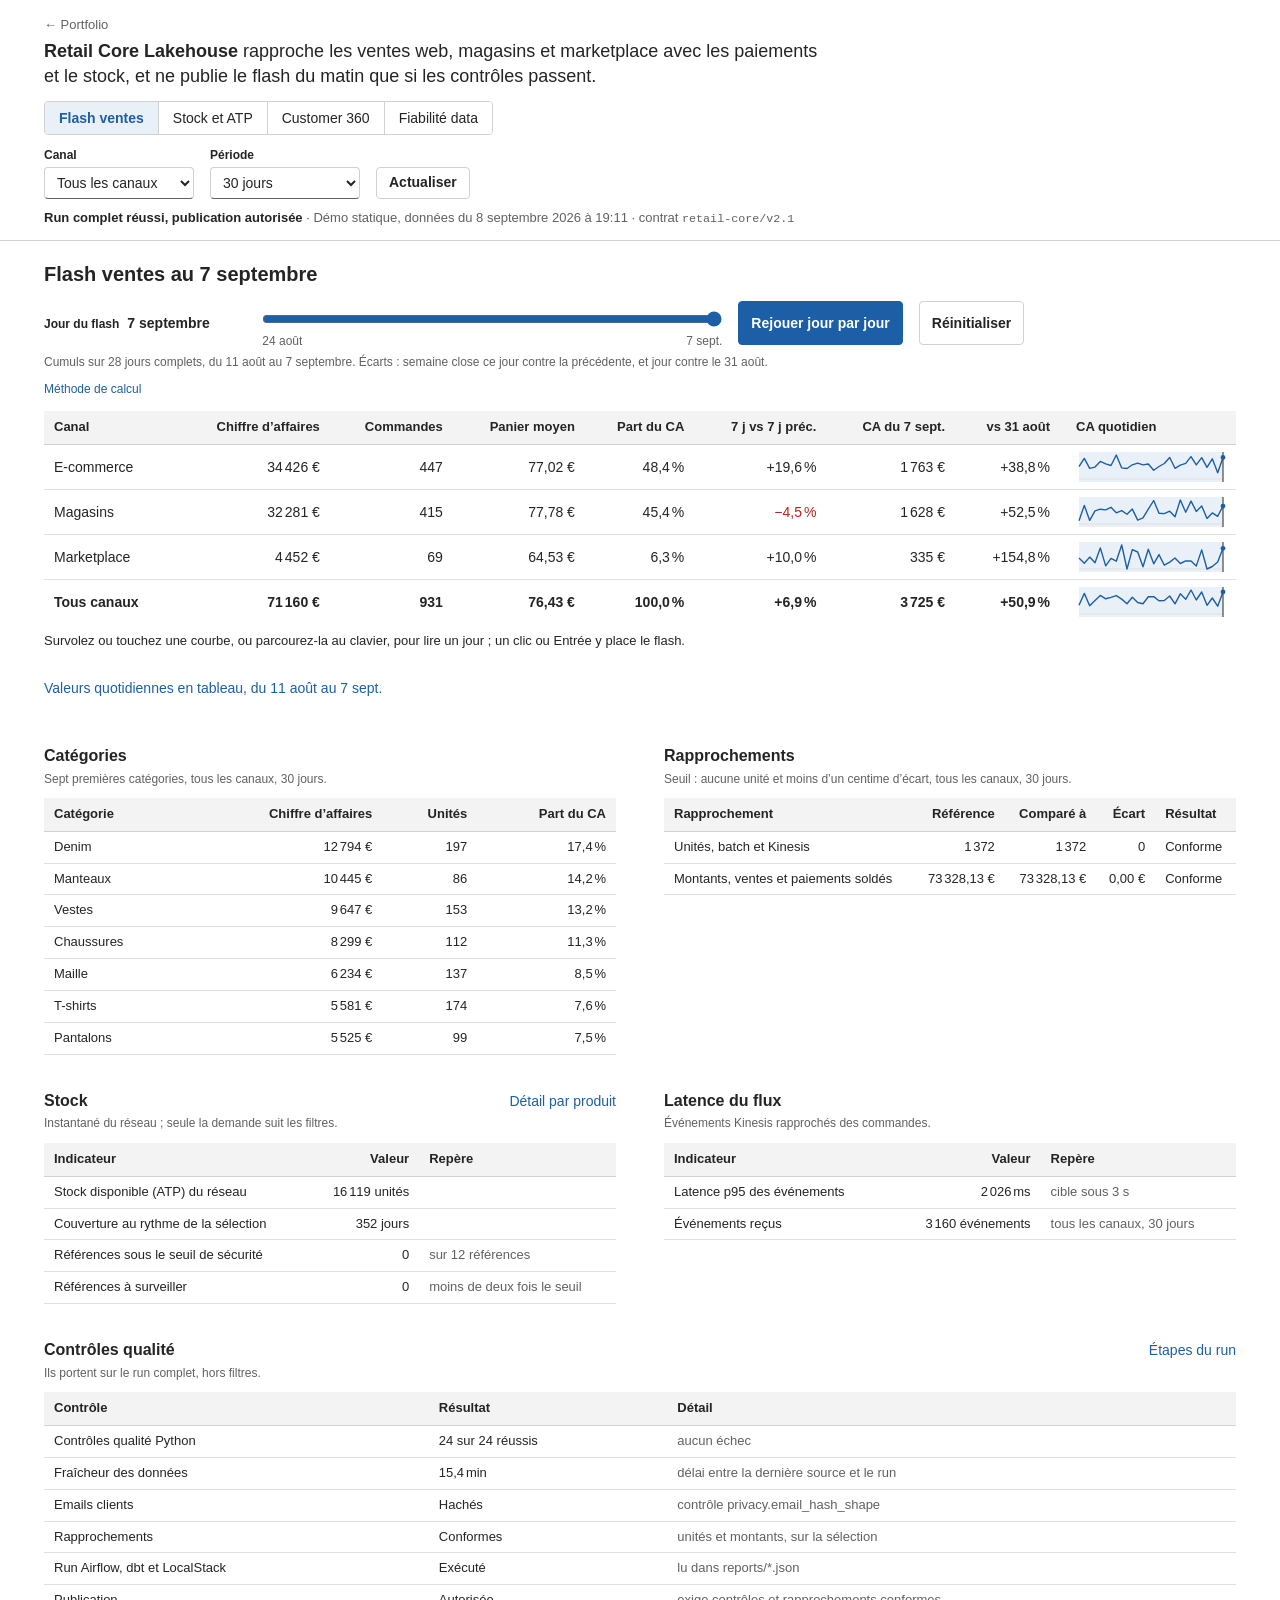
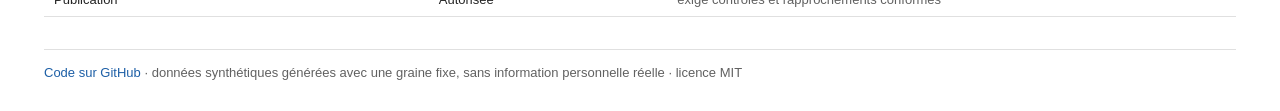
<file: index.html>
<!doctype html>
<html lang="fr">
  <head>
    <meta charset="utf-8" />
    <meta name="viewport" content="width=device-width, initial-scale=1" />
    <meta name="description" content="Retail Core Lakehouse : flash ventes par canal, stock et contrôles de publication, calculés sur des données retail synthétiques." />
    <title>Retail Core, démo statique</title>
    <link rel="stylesheet" href="./styles.css?v=89c54dd467b3" />
  </head>
  <body>
    <header class="masthead">
      <div class="container">
        <a class="back" href="https://ikel0.github.io/">← Portfolio</a>
        <h1>Retail Core Lakehouse <span class="h1-rest">rapproche les ventes web, magasins et marketplace avec les paiements et le stock, et ne publie le flash du matin que si les contrôles passent.</span></h1>

        <nav class="tabs" aria-label="Vues du tableau de bord">
          <button type="button" class="nav-item active" data-view="overview" aria-current="page">Flash ventes</button>
          <button type="button" class="nav-item" data-view="inventory">Stock et ATP</button>
          <button type="button" class="nav-item" data-view="customers">Customer 360</button>
          <button type="button" class="nav-item" data-view="reliability">Fiabilité data</button>
        </nav>

        <div class="toolbar">
          <label class="select-wrap">Canal <select id="channel-filter"><option value="all">Tous les canaux</option><option value="web">E-commerce</option><option value="store">Magasins</option><option value="marketplace">Marketplace</option></select></label>
          <label class="select-wrap">Période <select id="period-filter"><option value="7">7 jours</option><option value="14">14 jours</option><option value="30" selected>30 jours</option></select></label>
          <p class="scope-mode" id="scope-mode" hidden>Cette vue porte sur le dernier run complet, sans filtre.</p>
          <button type="button" class="button" id="refresh-data">Actualiser</button>
        </div>
        <p class="run-line"><span class="run-status" id="run-status">Lecture de l’état du run…</span><span class="sep" aria-hidden="true"> · </span><span id="run-mode">démo statique</span>, données du <span id="last-run">…</span><span class="sep" aria-hidden="true"> · </span>contrat <span class="mono" id="contract-version">…</span></p>
      </div>
    </header>

    <main id="view-root" class="container view-root"></main>

    <footer class="container colophon">
      <p><a href="https://github.com/Ikel0/retail-core-lakehouse">Code sur GitHub</a><span class="sep" aria-hidden="true"> · </span>données synthétiques générées avec une graine fixe, sans information personnelle réelle<span class="sep" aria-hidden="true"> · </span>licence MIT</p>
    </footer>

    <div class="toast" id="toast" role="status"></div>
    <script src="./flash.js?v=89c54dd467b3" defer></script>
    <script src="./static-data.js?v=89c54dd467b3" defer></script>
    <script src="./app.js?v=89c54dd467b3" defer></script>
  </body>
</html>
</file>
<file: styles.css>
/* Conventions d'un rapport Power BI / Fluent 2 : pile système Segoe UI, contrôles à rayon 4 px,
   en-têtes de tableau gras sur fond gris clair. Bleu pour l'action principale, rouge pour le négatif. */
:root {
  color-scheme: light;
  --bg: #ffffff;
  --ink: #242424;
  --muted: #616161;
  --rule: #e0e0e0;
  --rule-strong: #8a8a8a;
  --stroke: #d1d1d1;
  --stripe: #f5f5f5;
  --header-bg: #f3f3f3;
  --accent: #1d5fa6;
  --accent-hover: #174d87;
  --accent-soft: #e9f0f8;
  --neg: #b42318;
  --sans: "Segoe UI", -apple-system, BlinkMacSystemFont, "Helvetica Neue", Arial, sans-serif;
  --mono: ui-monospace, SFMono-Regular, Menlo, Consolas, monospace;
}

* { box-sizing: border-box; }
html { min-width: 320px; background: var(--bg); }
body { margin: 0; background: var(--bg); color: var(--ink); font: 400 14px/1.45 var(--sans); font-variant-numeric: tabular-nums; }
button, select, input { font: inherit; color: inherit; }
a { color: var(--accent); text-decoration: none; }
a:hover { color: var(--accent-hover); text-decoration: underline; }
:focus-visible { outline: 2px solid var(--ink); outline-offset: 2px; }
code, .mono { font-family: var(--mono); font-size: .9em; font-weight: 400; white-space: nowrap; }
.muted { color: var(--muted); }
.neg { color: var(--neg); }
.visually-hidden { position: absolute; width: 1px; height: 1px; overflow: hidden; clip: rect(0 0 0 0); white-space: nowrap; }

.container { max-width: 1240px; margin: 0 auto; padding: 0 24px; }

/* En-tête : qui, quoi, filtres, état du run */
.masthead { border-bottom: 1px solid var(--stroke); }
.masthead .container { padding-top: 14px; padding-bottom: 12px; }
.back { display: inline-block; color: var(--muted); font-size: 13px; text-decoration: none; }
.back:hover { color: var(--ink); text-decoration: underline; }
.masthead h1 { margin: 4px 0 0; max-width: 78ch; font-size: 18px; font-weight: 600; line-height: 1.4; }
.h1-rest { font-weight: 400; }

/* Onglets en contrôle segmenté */
.tabs { display: inline-flex; max-width: 100%; margin-top: 12px; border: 1px solid var(--stroke); border-radius: 4px; overflow-x: auto; scrollbar-width: none; }
.nav-item { appearance: none; height: 32px; padding: 0 14px; border: 0; border-left: 1px solid var(--stroke); background: #fff; color: var(--ink); font-size: 14px; white-space: nowrap; cursor: pointer; }
.nav-item:first-child { border-left: 0; }
.nav-item:hover { background: var(--stripe); }
.nav-item.active { background: var(--accent-soft); color: var(--accent); font-weight: 600; }
.nav-item:focus-visible { outline-offset: -2px; }

/* Segments (slicers) : titre au-dessus, liste déroulante Fluent */
.toolbar { display: flex; flex-wrap: wrap; align-items: flex-end; gap: 8px 16px; padding-top: 12px; }
.select-wrap { display: flex; flex-direction: column; gap: 2px; font-size: 12px; font-weight: 600; color: var(--ink); }
.select-wrap select { min-width: 150px; height: 32px; padding: 0 8px; border: 1px solid var(--stroke); border-bottom-color: #616161; border-radius: 4px; background: #fff; color: var(--ink); font-size: 14px; font-weight: 400; cursor: pointer; }
.select-wrap select:hover { border-color: #c7c7c7; border-bottom-color: #575757; }
.select-wrap[hidden], .scope-mode[hidden] { display: none; }
.scope-mode { margin: 0; font-size: 14px; color: var(--muted); }
/* Boutons Fluent : 32 px, rayon 4 px, bordure grise ; le principal est plein */
.button { min-height: 32px; padding: 0 12px; border: 1px solid var(--stroke); border-radius: 4px; background: #fff; color: var(--ink); font-size: 14px; font-weight: 600; cursor: pointer; }
.button:hover { background: var(--stripe); border-color: #c7c7c7; }
.button:active { background: #e0e0e0; border-color: #b3b3b3; }
.button.primary { background: var(--accent); border-color: var(--accent); color: #fff; }
.button.primary:hover { background: var(--accent-hover); border-color: var(--accent-hover); }
.button:disabled { background: var(--stripe); border-color: var(--rule); color: #bdbdbd; cursor: progress; }
.run-line { margin: 10px 0 0; color: var(--muted); font-size: 13px; }
.run-status { color: var(--ink); font-weight: 600; }
.run-status.neg { color: var(--neg); }

/* Blocs */
.view-root { padding-top: 20px; padding-bottom: 32px; }
.block { margin-top: 36px; min-width: 0; }
.block.lead { margin-top: 0; }
.block-head { display: flex; flex-wrap: wrap; justify-content: space-between; align-items: baseline; gap: 8px 16px; }
.block h2 { margin: 0; font-size: 16px; font-weight: 600; line-height: 1.3; }
.block.lead h2 { font-size: 20px; }
.note { margin: 4px 0 10px; max-width: 110ch; color: var(--muted); font-size: 12px; }
.method { margin: -4px 0 10px; color: var(--muted); font-size: 12px; }
.method summary { display: inline-flex; align-items: center; min-height: 24px; color: var(--accent); cursor: pointer; }
.method p { max-width: 110ch; margin: 2px 0 0; }
.block.narrow { max-width: 560px; }
.pair { display: grid; grid-template-columns: repeat(2, minmax(0, 1fr)); gap: 0 48px; }
.link-button { padding: 0; border: 0; background: none; color: var(--accent); font-size: 14px; cursor: pointer; }
.link-button:hover { color: var(--accent-hover); text-decoration: underline; }
.block-tools { display: flex; flex-wrap: wrap; gap: 8px; }
.block-tools input { width: 240px; height: 32px; padding: 0 8px; border: 1px solid var(--stroke); border-bottom-color: #616161; border-radius: 4px; background: #fff; font-size: 14px; }
.block-tools input:focus { border-bottom: 2px solid var(--accent); outline: none; }

/* Tableaux */
.table-wrap { overflow-x: auto; }
.grid { width: 100%; border-collapse: collapse; font-size: 13px; font-variant-numeric: tabular-nums; }
.grid.wide { min-width: 900px; }
.grid th, .grid td { padding: 6px 10px; text-align: left; vertical-align: baseline; white-space: nowrap; border-bottom: 1px solid var(--rule); }
.grid thead th { padding-top: 7px; padding-bottom: 7px; background: var(--header-bg); color: var(--ink); font-size: 13px; font-weight: 600; border-bottom: 1px solid var(--stroke); }
.grid tbody tr:hover > * { background: #fafafa; }
.grid tbody th { font-weight: 400; white-space: normal; }
.flash tbody th { white-space: nowrap; }
.grid .r { text-align: right; }
.grid .sub { display: block; color: var(--muted); font-size: 12px; }
.grid .id { display: block; color: var(--muted); font-size: 12px; }
.grid td.muted { white-space: normal; }

/* Flash : la table qui se lit en premier */
.flash { font-size: 14px; }
.flash tbody th, .flash td { padding-top: 7px; padding-bottom: 7px; vertical-align: middle; }
.flash tr.total th, .flash tr.total td { font-weight: 600; border-top: 1px solid var(--rule-strong); border-bottom: 0; }
.flash .spark-col { width: 1%; padding-left: 16px; }
.spark { display: block; cursor: pointer; touch-action: pan-y; }
.spark:focus-visible { outline-offset: 3px; }
.spark polyline { fill: none; stroke: var(--accent); stroke-width: 1.4; stroke-linejoin: round; }
.spark circle { fill: var(--accent); }
.spark-base { stroke: var(--rule); stroke-width: 1; }
.spark-window { fill: var(--accent-soft); }
.spark-day { stroke: var(--ink); stroke-width: 1; }
.spark-hover { stroke: var(--muted); stroke-width: 1; stroke-dasharray: 2 2; }
.spark-readout { min-height: 1.5em; margin: 8px 0 0; color: var(--ink); font-size: 13px; }

/* Curseur du jour : la seule commande qui fait bouger le flash */
.flash-controls { display: flex; flex-wrap: wrap; align-items: center; gap: 4px 16px; margin: 10px 0 2px; }
.flash-label { display: flex; align-items: baseline; gap: 8px; font-size: 12px; font-weight: 600; }
.flash-label output { min-width: 8.5em; color: var(--ink); font-size: 14px; font-weight: 600; }
.flash-range { flex: 1 1 260px; max-width: 460px; min-width: 0; }
.flash-range input { display: block; width: 100%; height: 44px; margin: 0; accent-color: var(--accent); cursor: pointer; }
.range-ends { display: flex; justify-content: space-between; margin-top: -8px; color: var(--muted); font-size: 12px; }
.flash-controls .button { min-height: 44px; }

.daily { margin-top: 14px; font-size: 14px; }
.daily summary { display: inline-flex; align-items: center; min-height: 44px; color: var(--accent); cursor: pointer; }
.daily .grid { max-width: 760px; }
.daily tr.current th, .daily tr.current td { font-weight: 600; background: var(--accent-soft); }

.grid.summary { width: auto; }
.grid.summary th, .grid.summary td { padding-right: 56px; text-align: left; }
.summary td { font-size: 18px; font-weight: 600; }
.summary .sub { font-weight: 400; }
.summary .sub { font-size: 12px; }

.atp-cell { min-width: 130px; }
.meter { display: block; height: 3px; margin-top: 4px; background: var(--stripe); }
.meter i { display: block; height: 100%; background: var(--accent); }
.meter i.neg-fill { background: var(--neg); }

.colophon { padding-bottom: 28px; color: var(--muted); font-size: 13px; }
.colophon p { margin: 0; padding-top: 14px; border-top: 1px solid var(--rule); }
.colophon a { color: var(--accent); }

/* États */
.toast { position: fixed; right: 24px; bottom: 24px; z-index: 50; padding: 9px 12px; border-radius: 4px; background: var(--ink); color: #fff; font-size: 14px; opacity: 0; pointer-events: none; transition: opacity .2s; }
.toast.show { opacity: 1; }
.loading-state { margin: 0; padding: 32px 0; color: var(--muted); }
.empty-state { padding: 28px 0; color: var(--muted); }
.empty-state strong { display: block; margin-bottom: 4px; color: var(--ink); font-weight: 600; }

@media (max-width: 960px) {
  .pair { grid-template-columns: 1fr; }
}
@media (max-width: 760px) {
  .container { padding: 0 16px; }
  .masthead h1 { font-size: 17px; }
  .flash { font-size: 14px; }
  /* Le canal reste visible quand on fait défiler la table à l'horizontale. */
  .flash tbody th, .flash thead th:first-child { position: sticky; left: 0; z-index: 1; background: var(--bg); padding-right: 12px; }
  .block-tools, .block-tools input { width: 100%; }
  .button, .nav-item, .select-wrap select, .block-tools input { min-height: 44px; }
  .flash-range { flex-basis: 100%; max-width: none; }
}

@media (prefers-reduced-motion: reduce) { *, *::before, *::after { animation-duration: .01ms !important; transition-duration: .01ms !important; } }
</file>
